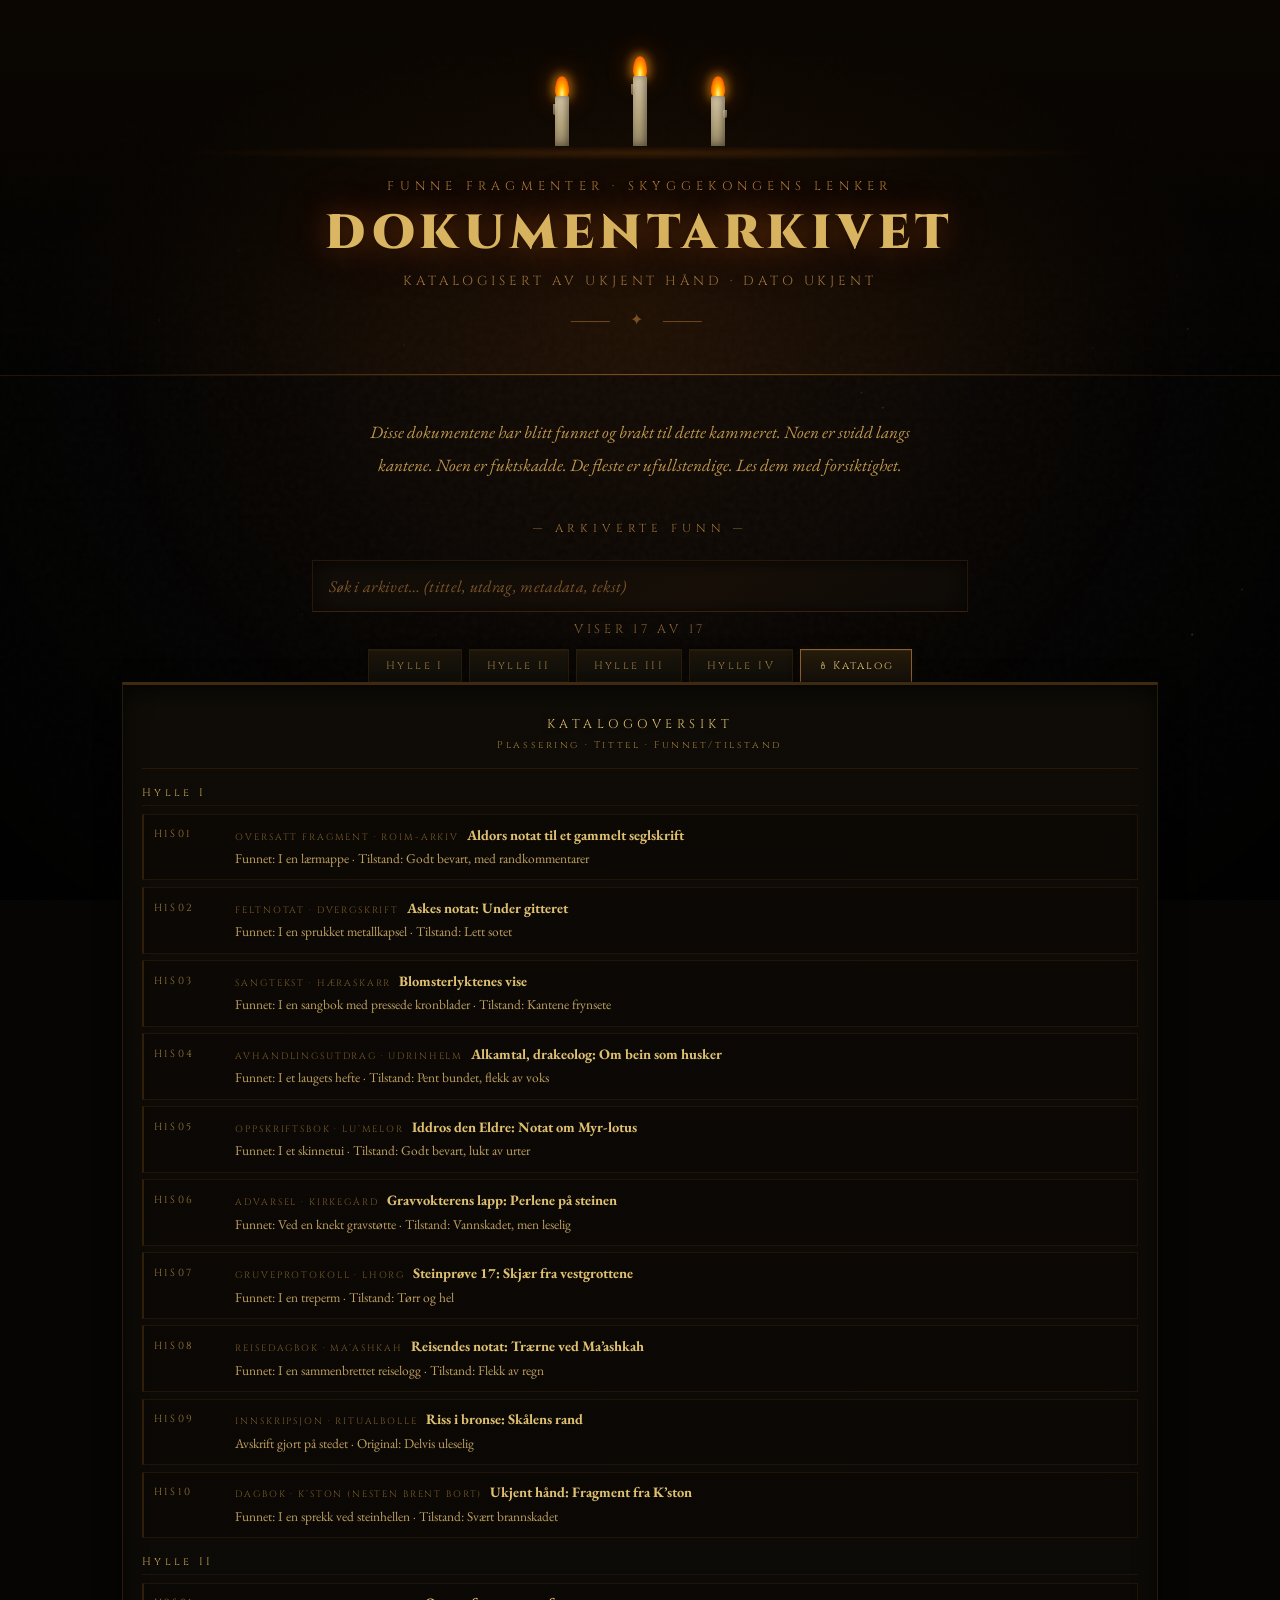
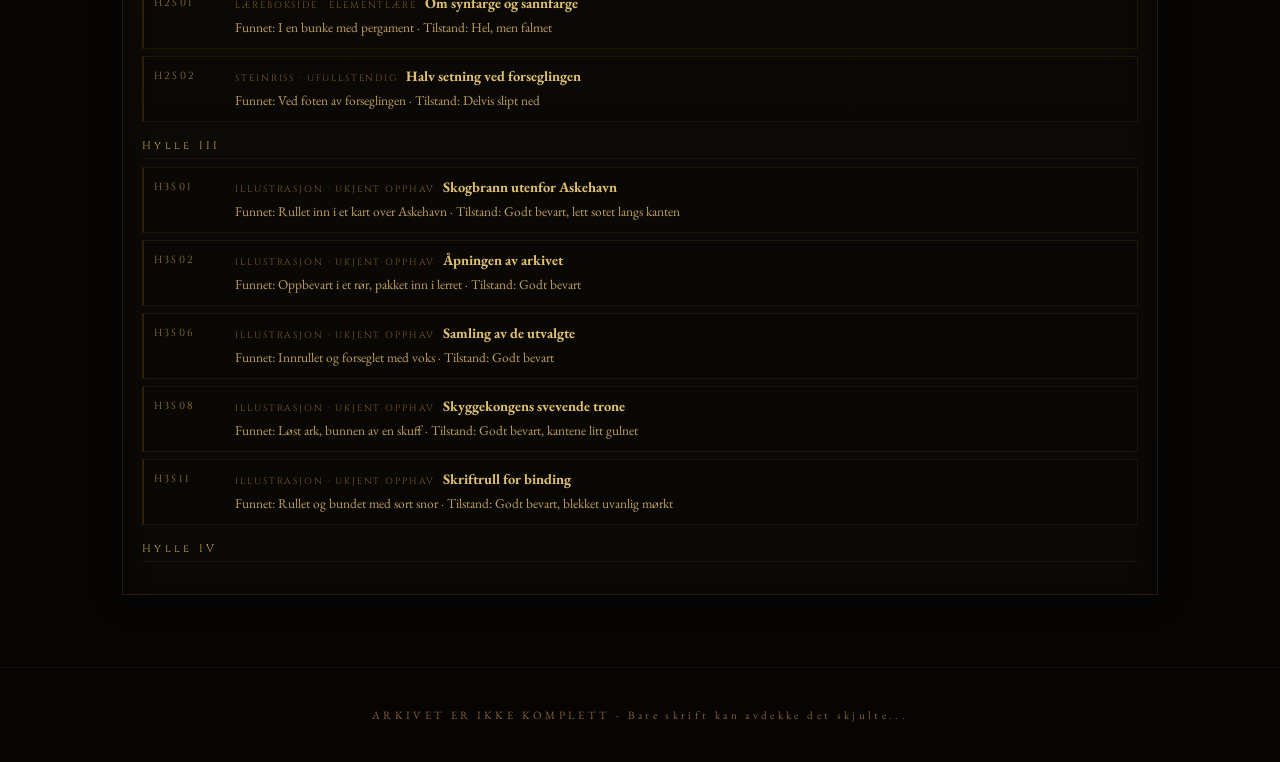
<file: index.html>
<!DOCTYPE html>
<html lang="no">
<head>
    <meta charset="UTF-8">
    <meta name="viewport" content="width=device-width, initial-scale=1.0">
    <title>Dokumentarkivet – Skyggekongens lenker</title>
    <link rel="preconnect" href="https://fonts.googleapis.com">
    <link rel="preconnect" href="https://fonts.gstatic.com" crossorigin>
    <link href="https://fonts.googleapis.com/css2?family=Cinzel:wght@400;600;900&family=EB+Garamond:ital,wght@0,400;0,500;1,400;1,500&family=Caveat:wght@400;500&display=swap" rel="stylesheet">
    <link rel="stylesheet" href="arkiv.css">
    <link rel="icon" href="data:image/svg+xml,<svg xmlns='http://www.w3.org/2000/svg'><text y='32' font-size='32'>🕯️</text></svg>">
</head>
<body>

<div id="candlelight"></div>
<canvas id="dust-canvas"></canvas>

<header>
    <div class="candles">
        <div class="candle">
            <div class="flame"></div>
            <div class="candle-body"></div>
        </div>
        <div class="candle">
            <div class="flame"></div>
            <div class="candle-body"></div>
        </div>
        <div class="candle">
            <div class="flame"></div>
            <div class="candle-body"></div>
        </div>
    </div>

    <p class="title-eyebrow">FUNNE FRAGMENTER · SKYGGEKONGENS LENKER</p>
    <h1 class="title-main">DOKUMENTARKIVET</h1>
    <p class="title-sub">KATALOGISERT AV UKJENT HÅND · DATO UKJENT</p>
    <p class="ornament">⸻ ✦ ⸻</p>
</header>

<p class="intro">
    Disse dokumentene har blitt funnet og brakt til dette kammeret. Noen er svidd langs kantene.
    Noen er fuktskadde. De fleste er ufullstendige.
    Les dem med forsiktighet.
</p>

<p class="archive-label">— ARKIVERTE FUNN —</p>

<div class="search-wrap">
    <input id="search" class="search-input" type="search" placeholder="Søk i arkivet… (tittel, utdrag, metadata, tekst)" autocomplete="off" />
    <div class="search-hint">
        VISER <span class="search-count" id="search-count">0</span> AV <span class="search-count" id="search-total">0</span>
    </div>
</div>

<div class="shelf-nav" id="shelf-nav"></div>
<div class="shelf-panels" id="shelf-panels"></div>

<!-- Modal -->
<div class="modal-overlay" id="modal-overlay">
    <div class="modal" id="modal">
        <button class="modal-close" id="modal-close" aria-label="Lukk">✕</button>
        <span class="modal-doc-badge" id="modal-badge"></span>
        <h2 class="modal-title" id="modal-title"></h2>
        <div class="modal-divider">⸻ ✦ ⸻</div>
        <div class="modal-content" id="modal-content"></div>
    </div>
</div>

<!-- Unlock popup -->
<div class="unlock-overlay" id="unlock-overlay">
    <div class="unlock-popup" id="unlock-popup">
        <div class="unlock-ornament">⸻ ✦ ⸻</div>
        <h2 class="unlock-title">Et skjult fragment trer frem</h2>
        <p class="unlock-msg">
            En skuff har åpnet seg...<br>
            Finn den i arkivet.
        </p>
        <div class="unlock-ornament">⸻ ✦ ⸻</div>
        <button class="unlock-close" id="unlock-close">Lukk</button>
    </div>
</div>

<footer>
    ARKIVET ER IKKE KOMPLETT - Bare skrift kan avdekke det skjulte...
</footer>

<script src="dokumenter.js"></script>
<script src="effekter.js"></script>
<script src="arkiv.js"></script>

</body>
</html>
</file>
<file: arkiv.css>
/* ═══════════════════════════════════════════════════════
   DOKUMENTARKIVET – Skyggekongens Kammer
   arkiv.css – alle stiler
   ═══════════════════════════════════════════════════════ */

* { margin: 0; padding: 0; box-sizing: border-box; }

/* ── Tilpasset scrollbar ── */
::-webkit-scrollbar { width: 7px; }
::-webkit-scrollbar-track { background: #050402; }
::-webkit-scrollbar-thumb { background: #2a1a08; border-radius: 1px; }
::-webkit-scrollbar-thumb:hover { background: #4a3018; }

/* ── Tekstmarkering ── */
::selection { background: rgba(150, 90, 15, 0.32); color: #e8c87a; }

body {
    background-color: #060504;
    color: #c8a96e;
    font-family: 'EB Garamond', Georgia, 'Times New Roman', serif;
    min-height: 100vh;
    overflow-x: hidden;
    font-size: 16px;
}

/* Vignett + kornstøy kombinert */
body::before {
    content: '';
    position: fixed;
    top: 0; left: 0; right: 0; bottom: 0;
    background:
        radial-gradient(ellipse at 50% 40%, transparent 20%, rgba(0,0,0,0.88) 100%),
        url("data:image/svg+xml,%3Csvg viewBox='0 0 200 200' xmlns='http://www.w3.org/2000/svg'%3E%3Cfilter id='n'%3E%3CfeTurbulence type='fractalNoise' baseFrequency='0.75' numOctaves='4' stitchTiles='stitch'/%3E%3C/filter%3E%3Crect width='100%25' height='100%25' filter='url(%23n)' opacity='0.038'/%3E%3C/svg%3E");
    pointer-events: none;
    z-index: 0;
}

/* Steinblokk-mønster på veggen */
body::after {
    content: '';
    position: fixed;
    top: 0; left: 0; right: 0; bottom: 0;
    background-image:
        repeating-linear-gradient(0deg,   transparent, transparent 79px,  rgba(0,0,0,0.08) 80px),
        repeating-linear-gradient(90deg,  transparent, transparent 119px, rgba(0,0,0,0.05) 120px);
    pointer-events: none;
    z-index: 0;
}

/* ═══════════════════════════════════
   INTRO-SKJERM
   ═══════════════════════════════════ */
.intro-overlay {
    position: fixed;
    inset: 0;
    background: #020100;
    z-index: 9999;
    display: flex;
    justify-content: center;
    align-items: center;
    flex-direction: column;
    transition: opacity 1.2s ease;
}

.intro-overlay.fade-out {
    opacity: 0;
    pointer-events: none;
}

.intro-overlay.gone {
    display: none;
}

.intro-inner {
    text-align: center;
    padding: 2rem;
    animation: introFadeIn 2s ease forwards;
    opacity: 0;
}

@keyframes introFadeIn {
    0%   { opacity: 0; transform: translateY(18px); }
    100% { opacity: 1; transform: translateY(0); }
}

.intro-candles-row {
    display: flex;
    justify-content: center;
    gap: 3rem;
    margin-bottom: 2.5rem;
}

.intro-title {
    font-family: 'Cinzel', serif;
    font-size: clamp(1.6rem, 5vw, 2.8rem);
    font-weight: 900;
    color: #e0be68;
    letter-spacing: 0.14em;
    text-shadow:
        0 0 30px rgba(200, 100, 20, 0.5),
        0 0 70px rgba(200, 60, 10, 0.2);
    margin-bottom: 0.5rem;
}

.intro-subtitle {
    font-family: 'Cinzel', serif;
    font-size: 0.78rem;
    color: #a87840;
    letter-spacing: 0.36em;
    margin-bottom: 2rem;
}

.intro-warning {
    font-style: italic;
    color: #b08040;
    font-size: 1rem;
    line-height: 1.9;
    max-width: 360px;
    margin: 0 auto 2.5rem;
}

.intro-enter {
    background: linear-gradient(180deg, #221a0a 0%, #161008 100%);
    border: 1px solid #7a5428;
    color: #c8a060;
    font-family: 'Cinzel', serif;
    font-size: 0.72rem;
    letter-spacing: 0.32em;
    padding: 0.7rem 2.2rem;
    cursor: pointer;
    transition: border-color 0.25s, color 0.25s, box-shadow 0.25s;
    position: relative;
}

.intro-enter:hover {
    border-color: #c8a060;
    color: #e8ca70;
    box-shadow: 0 0 18px rgba(180, 110, 20, 0.18);
}

/* ═══════════════ HEADER ═══════════════ */
header {
    text-align: center;
    padding: 3.5rem 2rem 2.8rem;
    border-bottom: 1px solid #221508;
    position: relative;
    z-index: 1;
    background: linear-gradient(180deg,
        rgba(12, 7, 2, 0.95) 0%,
        rgba(8, 5, 2, 0.7)   55%,
        transparent          100%
    );
}

header::before {
    content: '';
    position: absolute;
    top: 0; left: 0; right: 0; bottom: 0;
    background: radial-gradient(ellipse at 50% 80%, rgba(130, 65, 8, 0.14) 0%, transparent 65%);
    pointer-events: none;
}

header::after {
    content: '';
    position: absolute;
    bottom: 0; left: 8%; right: 8%;
    height: 1px;
    background: linear-gradient(90deg,
        transparent, #4a2e12 25%, #7a4e22 50%, #4a2e12 75%, transparent
    );
}

/* ── Skjermflimring ved opplåsning ── */
#flicker-overlay {
    position: fixed;
    inset: 0;
    pointer-events: none;
    z-index: 9998;
    background: #000;
    animation: screenFlicker 1.1s ease forwards;
}

@keyframes screenFlicker {
    0%   { opacity: 0; }
    8%   { opacity: 0.95; }
    18%  { opacity: 0.2; }
    28%  { opacity: 0.85; }
    42%  { opacity: 0.05; }
    55%  { opacity: 0.6; }
    70%  { opacity: 0; }
    82%  { opacity: 0.15; }
    100% { opacity: 0; }
}

/* ── Flakkende lys-glød (candlelight) ── */
#candlelight {
    position: fixed;
    inset: 0;
    pointer-events: none;
    z-index: 0;
    background: radial-gradient(ellipse at 50% 38%, rgba(160, 70, 8, 0.09) 0%, transparent 60%);
    animation: candleflicker 4s ease-in-out infinite alternate;
}

@keyframes candleflicker {
    0%   { opacity: 0.7;  transform: scale(1)    translateY(0); }
    25%  { opacity: 1;    transform: scale(1.04) translateY(-1%); }
    50%  { opacity: 0.8;  transform: scale(0.98) translateY(1%); }
    75%  { opacity: 1;    transform: scale(1.03) translateY(-0.5%); }
    100% { opacity: 0.75; transform: scale(1)    translateY(0); }
}

/* ── Støvpartikkel-canvas ── */
#dust-canvas {
    position: fixed;
    inset: 0;
    pointer-events: none;
    z-index: 0;
}

/* ── Stearinlys ── */
.candles {
    display: flex;
    justify-content: center;
    align-items: flex-end;
    gap: 4rem;
    margin-bottom: 2rem;
    position: relative;
}

.candles::after {
    content: '';
    position: absolute;
    bottom: -14px;
    left: 50%;
    transform: translateX(-50%);
    width: 75%;
    height: 14px;
    background: radial-gradient(ellipse at center, rgba(190, 95, 10, 0.2) 0%, transparent 72%);
    pointer-events: none;
}

.candle { display: flex; flex-direction: column; align-items: center; }

.flame {
    width: 14px;
    height: 22px;
    background: radial-gradient(ellipse at 50% 80%, #fff7a0 0%, #ffb700 30%, #ff6a00 65%, transparent 100%);
    border-radius: 50% 50% 30% 30%;
    animation: flicker 2s ease-in-out infinite alternate;
    filter: blur(0.5px);
    box-shadow:
        0 0 8px  3px rgba(255, 160, 20, 0.5),
        0 0 22px 7px rgba(220, 100, 10, 0.22);
}

.candle:nth-child(2) .flame { animation-delay: 0.4s; animation-duration: 1.8s; }
.candle:nth-child(3) .flame { animation-delay: 0.8s; animation-duration: 2.3s; }

@keyframes flicker {
    0%   { transform: scaleY(1)    scaleX(1)    rotate(-1deg);  opacity: 0.9;  }
    20%  { transform: scaleY(1.08) scaleX(0.93) rotate(1deg);   opacity: 1;    }
    40%  { transform: scaleY(0.95) scaleX(1.04) rotate(-0.5deg);opacity: 0.88; }
    60%  { transform: scaleY(1.05) scaleX(0.97) rotate(1.5deg); opacity: 0.95; }
    80%  { transform: scaleY(0.98) scaleX(1.02) rotate(-1deg);  opacity: 0.92; }
    100% { transform: scaleY(1.12) scaleX(0.91) rotate(0.5deg); opacity: 1;    }
}

.candle-body {
    width: 14px;
    height: 50px;
    background: linear-gradient(180deg, #d8c8a8 0%, #b8a880 60%, #9a8a68 100%);
    border-radius: 2px 2px 0 0;
    margin-top: -2px;
    box-shadow: inset -3px 0 6px rgba(0,0,0,0.3), inset 0 -4px 8px rgba(0,0,0,0.2);
    position: relative;
}

.candle-body::before {
    content: '';
    position: absolute;
    top: 8px; left: -2px;
    width: 4px; height: 11px;
    background: linear-gradient(180deg, #c8b898 0%, #a89870 100%);
    border-radius: 0 0 3px 3px;
    opacity: 0.65;
}

.candle:nth-child(2) .candle-body { height: 70px; }
.candle:nth-child(3) .candle-body::before { top: 14px; left: 12px; height: 8px; }

.title-eyebrow {
    font-family: 'Cinzel', 'Palatino Linotype', serif;
    font-size: 0.78rem;
    letter-spacing: 0.42em;
    color: #b08040;
    margin-bottom: 0.8rem;
    text-shadow: 0 0 18px rgba(180, 110, 20, 0.2);
}

.title-main {
    font-family: 'Cinzel', 'Palatino Linotype', serif;
    font-size: clamp(1.8rem, 5vw, 3rem);
    font-weight: 900;
    color: #e0be68;
    text-shadow:
        0 0 30px rgba(200, 100, 20, 0.5),
        0 0 70px rgba(200, 60, 10, 0.22),
        0 2px 4px rgba(0, 0, 0, 0.9);
    letter-spacing: 0.12em;
    line-height: 1.1;
}

.title-sub {
    font-family: 'Cinzel', 'Palatino Linotype', serif;
    font-size: 0.82rem;
    color: #a07840;
    letter-spacing: 0.30em;
    margin-top: 0.7rem;
    text-shadow: 0 0 14px rgba(180, 110, 20, 0.14);
}

.ornament {
    color: #7a5028;
    letter-spacing: 0.5em;
    font-size: 1rem;
    margin-top: 1.2rem;
}

/* ═══════════════ INTRO-TEKST ═══════════════ */
.intro,
.page-intro {
    max-width: 640px;
    margin: 2.5rem auto;
    padding: 0 2rem;
    text-align: center;
    font-style: italic;
    color: #c0984e;
    font-size: 1.08rem;
    line-height: 1.9;
    position: relative;
    z-index: 1;
}

/* ═══════════════ ARKIV-LABEL ═══════════════ */
.archive-label {
    text-align: center;
    font-family: 'Cinzel', serif;
    font-size: 0.72rem;
    letter-spacing: 0.42em;
    color: #9a7438;
    margin: 0 auto 1.5rem;
    position: relative;
    z-index: 1;
    text-shadow: 0 0 14px rgba(180, 110, 20, 0.12);
}

/* ═══════════════ FREMGANGSINDIKATOR ═══════════════ */
.progress-wrap {
    max-width: 720px;
    margin: 0 auto 1.2rem;
    padding: 0 2rem;
    position: relative;
    z-index: 1;
}

.progress-bar-track {
    height: 2px;
    background: #1a120a;
    border-radius: 1px;
    overflow: hidden;
    margin-bottom: 0.4rem;
}

.progress-bar-fill {
    height: 100%;
    background: linear-gradient(90deg, #4a2e10, #c8a060);
    border-radius: 1px;
    transition: width 0.6s ease;
    width: 0%;
}

.progress-text {
    text-align: center;
    font-family: 'Cinzel', serif;
    font-size: 0.64rem;
    letter-spacing: 0.28em;
    color: #7a5828;
}

/* ═══════════════ SØK + SØKEHISTORIKK ═══════════════ */
.search-wrap {
    max-width: 720px;
    margin: 0 auto 0.6rem;
    padding: 0 2rem;
    position: relative;
    z-index: 10;
}

.search-input {
    width: 100%;
    background: linear-gradient(145deg, #110d08 0%, #170f08 60%, #0e0b07 100%);
    border: 1px solid #261808;
    border-bottom-color: #3a2010;
    color: #c8a96e;
    padding: 0.9rem 1rem;
    font-family: 'EB Garamond', Georgia, 'Times New Roman', serif;
    font-size: 1.02rem;
    letter-spacing: 0.02em;
    outline: none;
    box-shadow: inset 0 2px 14px rgba(0,0,0,0.55), inset 0 0 30px rgba(0,0,0,0.2);
    transition: border-color 0.2s, box-shadow 0.2s;
}

.search-input:focus {
    border-color: #4a3018;
    box-shadow: inset 0 2px 14px rgba(0,0,0,0.55), 0 0 0 1px rgba(90, 55, 10, 0.22);
}

.search-input::placeholder {
    color: #7a5528;
    font-style: italic;
}

.search-hint {
    margin-top: 0.55rem;
    text-align: center;
    font-size: 0.78rem;
    color: #8a6030;
    letter-spacing: 0.3em;
    font-family: 'Cinzel', serif;
}

.search-count { color: #8a6030; }

/* Søkehistorikk-dropdown */
.search-history {
    display: none;
    position: absolute;
    top: calc(100% + 2px);
    left: 2rem;
    right: 2rem;
    background: linear-gradient(145deg, #110d08 0%, #0e0b07 100%);
    border: 1px solid #3a2010;
    border-top: none;
    z-index: 20;
    box-shadow: 0 8px 24px rgba(0,0,0,0.7);
}

.search-history.visible { display: block; }

.search-history-label {
    font-family: 'Cinzel', serif;
    font-size: 0.6rem;
    letter-spacing: 0.28em;
    color: #7a5428;
    padding: 0.5rem 0.8rem 0.3rem;
    border-bottom: 1px solid #1e1208;
}

.search-history-item {
    display: block;
    width: 100%;
    text-align: left;
    background: none;
    border: none;
    padding: 0.45rem 0.8rem;
    color: #9a7840;
    font-family: 'EB Garamond', serif;
    font-size: 0.92rem;
    cursor: pointer;
    letter-spacing: 0.02em;
    transition: background 0.15s, color 0.15s;
}

.search-history-item:hover {
    background: rgba(80, 50, 10, 0.15);
    color: #c8a060;
}

/* ═══════════════ ARKIV-KONTROLLER ═══════════════ */
.archive-controls {
    max-width: 720px;
    margin: 0 auto 1.8rem;
    padding: 0 2rem;
    display: flex;
    gap: 0.5rem;
    justify-content: center;
    flex-wrap: wrap;
    position: relative;
    z-index: 1;
}

.ctrl-btn {
    background: linear-gradient(180deg, #1a1408 0%, #110d07 100%);
    border: 1px solid #2a1c0a;
    color: #9a7838;
    font-family: 'Cinzel', serif;
    font-size: 0.62rem;
    letter-spacing: 0.2em;
    padding: 0.4rem 0.9rem;
    cursor: pointer;
    transition: border-color 0.2s, color 0.2s, box-shadow 0.2s;
}

.ctrl-btn:hover {
    border-color: #6a4820;
    color: #c8a060;
    box-shadow: 0 0 10px rgba(150, 90, 10, 0.08);
}

.ctrl-btn.active {
    border-color: #9a6830;
    color: #dfc070;
    box-shadow: 0 0 14px rgba(180, 110, 20, 0.14);
}

/* ═══════════════ HYLLE-SYSTEM ═══════════════ */
.shelf-nav {
    max-width: 980px;
    margin: 0.5rem auto 0;
    padding: 0 2rem;
    display: flex;
    gap: 0.45rem;
    justify-content: center;
    flex-wrap: wrap;
    position: relative;
    z-index: 1;
}

.shelf-tab {
    appearance: none;
    background: linear-gradient(180deg, #1c1509 0%, #14110a 50%, #0f0d08 100%);
    border: 1px solid #2a1c0a;
    border-bottom: 2px solid #18120a;
    color: #9a7840;
    font-family: 'Cinzel', serif;
    font-size: 0.68rem;
    letter-spacing: 0.22em;
    padding: 0.55rem 1.05rem 0.45rem;
    cursor: pointer;
    position: relative;
    bottom: -1px;
    transition: color 0.15s, border-color 0.15s, background 0.15s;
    box-shadow: 0 -2px 8px rgba(0,0,0,0.45), inset 0 1px 0 rgba(255,190,70,0.04);
}

.shelf-tab:hover {
    color: #c8a060;
    border-color: #4a3018;
    background: linear-gradient(180deg, #221a0a 0%, #1a1408 50%, #141009 100%);
}

.shelf-tab.active::before {
    content: '🕯';
    margin-right: 0.35em;
    font-size: 0.9em;
    animation: flicker 2s ease-in-out infinite alternate;
}

.shelf-tab.active {
    color: #dfc070;
    border-color: #8a6030;
    border-bottom-color: #0f0d08;
    background: linear-gradient(180deg, #261c0a 0%, #1c1409 50%, #151109 100%);
    box-shadow:
        0 -2px 12px rgba(0,0,0,0.4),
        0 0 10px rgba(140, 90, 10, 0.12),
        inset 0 1px 0 rgba(255,190,70,0.07);
}

/* Låst hylle-fane (Hylle IV) */
.shelf-tab.locked {
    color: #6a3a20;
    border-color: #3a1a08;
}

.shelf-tab.locked:hover {
    color: #9a5030;
    border-color: #6a2a10;
}

.shelf-tab.locked.active {
    color: #c86030;
    border-color: #a04020;
    border-bottom-color: #0f0d08;
    box-shadow:
        0 -2px 12px rgba(0,0,0,0.4),
        0 0 14px rgba(180, 60, 10, 0.14),
        inset 0 1px 0 rgba(255,120,50,0.07);
}

/* Katalog-fane: lettere vekt */
.shelf-tab.catalog-tab {
    font-weight: 400;
    letter-spacing: 0.18em;
}

/* Panel-beholder */
.shelf-panels {
    max-width: 1100px;
    margin: 0 auto 2.5rem;
    padding: 0 2rem 2rem;
    position: relative;
    z-index: 1;
}

.shelf-panel        { display: none; }
.shelf-panel.active { display: block; }

/* ── Skuff-grid ── */
.drawer-grid {
    display: grid;
    grid-template-columns: repeat(6, 1fr);
    gap: 0.65rem;
    padding: 1.1rem;
    background: linear-gradient(180deg, #0f0c07 0%, #0b0906 100%);
    border: 1px solid #2a1e0a;
    border-top: 3px solid #3e2a10;
    box-shadow:
        inset 0 6px 22px rgba(0,0,0,0.65),
        inset 0 -2px 8px rgba(0,0,0,0.4),
        0 6px 20px rgba(0,0,0,0.5);
}

/* Låst hylle: rødere top-border */
.drawer-grid.locked-shelf {
    border-top-color: #6a1a08;
    box-shadow:
        inset 0 6px 22px rgba(0,0,0,0.65),
        inset 0 -2px 8px rgba(0,0,0,0.4),
        0 6px 20px rgba(0,0,0,0.5),
        0 -3px 18px rgba(120, 30, 5, 0.1);
}

/* ── Enkelt skuff-element ── */
.drawer {
    position: relative;
    border: 1px solid #221608;
    border-top: 1px solid #3a2610;
    border-bottom: 2px solid #170f06;
    background: linear-gradient(180deg,
        #1c160d 0%,
        #17120a 14%,
        #1f180e 28%,
        #15110b 42%,
        #1c160d 57%,
        #17120a 71%,
        #1f170d 85%,
        #14100a 100%
    );
    padding: 0.75rem 0.65rem 1.7rem;
    min-height: 86px;
    box-shadow:
        inset 0 2px 7px rgba(0,0,0,0.55),
        inset 0 -1px 3px rgba(0,0,0,0.3),
        0 1px 3px rgba(0,0,0,0.45);
    transition: border-color 0.18s, box-shadow 0.18s, transform 0.12s;
}

.drawer::before {
    content: '';
    position: absolute;
    top: 0; left: 0; right: 0;
    height: 1px;
    background: linear-gradient(90deg,
        transparent,
        rgba(255, 180, 60, 0.07) 30%,
        rgba(255, 180, 60, 0.11) 50%,
        rgba(255, 180, 60, 0.07) 70%,
        transparent
    );
}

/* Skuffdrag (messing-look) */
.drawer::after {
    content: '';
    position: absolute;
    bottom: 7px;
    left: 50%;
    transform: translateX(-50%);
    width: 30%;
    height: 6px;
    background: linear-gradient(180deg, #3e2c14 0%, #2c1e0c 50%, #1e1408 100%);
    border: 1px solid #4e3c1c;
    border-radius: 2px;
    box-shadow:
        0 1px 4px rgba(0,0,0,0.6),
        inset 0 1px 0 rgba(255,200,80,0.07);
}

/* Tom skuff – nedtonet */
.drawer.empty { opacity: 0.45; cursor: default; }

/* Tom skuff tooltip */
.drawer.empty .drawer-tooltip {
    display: none;
    position: absolute;
    bottom: calc(100% + 6px);
    left: 50%;
    transform: translateX(-50%);
    background: #0f0c07;
    border: 1px solid #2a1c0a;
    color: #6a5028;
    font-family: 'EB Garamond', serif;
    font-size: 0.78rem;
    font-style: italic;
    padding: 0.3rem 0.6rem;
    white-space: nowrap;
    z-index: 5;
    pointer-events: none;
    box-shadow: 0 4px 12px rgba(0,0,0,0.6);
}

.drawer.empty:hover .drawer-tooltip {
    display: block;
}

/* Fylt skuff */
.drawer.occupied {
    cursor: pointer;
    border-color: #3a240e;
    border-top-color: #523418;
    background: linear-gradient(180deg,
        #211a0e 0%,
        #1c160c 14%,
        #261e12 28%,
        #1a150c 42%,
        #211a0e 57%,
        #1c160c 71%,
        #241c10 85%,
        #18140b 100%
    );
}

.drawer.occupied::after {
    background: linear-gradient(180deg, #604520 0%, #4e3418 50%, #3c2410 100%);
    border-color: #705030;
    box-shadow: 0 1px 4px rgba(0,0,0,0.6), inset 0 1px 0 rgba(255,200,80,0.12);
}

.drawer.occupied:hover {
    border-color: #906040;
    border-top-color: #b07848;
    transform: translateY(-2px);
    box-shadow:
        inset 0 2px 7px rgba(0,0,0,0.45),
        0 7px 20px rgba(0,0,0,0.72),
        0 0 14px rgba(130, 75, 10, 0.1);
}

.drawer.occupied:hover::after {
    background: linear-gradient(180deg, #806040 0%, #6a4828 50%, #5a3820 100%);
    border-color: #907050;
}

/* Lest-indikator */
.drawer.read-doc .drawer-number::after {
    content: ' ✓';
    color: #6a8040;
    font-size: 0.55rem;
}

/* Favoritt-indikator */
.drawer.favorited-doc .drawer-icon::after {
    content: '★';
    font-size: 0.6rem;
    color: #c8a060;
    position: absolute;
    top: 0.3rem;
    left: 0.4rem;
}

/* Flash-animasjon (søke-treff) */
.drawer.flash {
    animation: flash 1.2s ease-in-out 1;
    border-color: #d4a040 !important;
    border-top-color: #e8c060 !important;
    box-shadow:
        0 0 0 1px rgba(220, 170, 60, 0.32),
        0 0 26px rgba(220, 160, 40, 0.22),
        inset 0 2px 7px rgba(0,0,0,0.45) !important;
}

@keyframes flash {
    0%   { transform: scale(1); }
    40%  { transform: scale(1.025); }
    100% { transform: scale(1); }
}

/* Skuffnummer */
.drawer-number {
    position: absolute;
    top: 0.38rem;
    right: 0.5rem;
    font-family: 'Cinzel', serif;
    font-size: 0.65rem;
    letter-spacing: 0.18em;
    color: #6a4e24;
    font-weight: 600;
}

.drawer.occupied .drawer-number { color: #7a5a28; }

.drawer-icon {
    display: inline-block;
    font-size: 1.15rem;
    margin-bottom: 0.38rem;
    filter: sepia(0.3) saturate(0.75);
    opacity: 0.88;
    position: relative;
}

.drawer-label {
    display: block;
    font-weight: 700;
    font-size: 0.95rem;
    line-height: 1.2;
    color: #ddbf70;
    margin-bottom: 0.35rem;
}

.drawer-loc {
    display: block;
    font-family: 'Cinzel', serif;
    font-size: 0.63rem;
    letter-spacing: 0.22em;
    color: #9a7838;
    opacity: 0.88;
}

/* ═══════════════════════════════════
   KATALOG-PANEL
   ═══════════════════════════════════ */
.catalog-wrap {
    border: 1px solid #2a1a0a;
    border-top: 3px solid #3e2a10;
    background: linear-gradient(180deg, #0f0c07 0%, #0b0906 100%);
    box-shadow:
        inset 0 6px 22px rgba(0,0,0,0.65),
        0 6px 20px rgba(0,0,0,0.5);
    padding: 1.2rem 1.2rem 1.5rem;
}

.catalog-head {
    text-align: center;
    padding: 0.75rem 0.5rem 1rem;
    border-bottom: 1px solid #261808;
    margin-bottom: 1rem;
}

.catalog-title {
    font-family: 'Cinzel', serif;
    letter-spacing: 0.36em;
    font-size: 0.78rem;
    color: #dfc070;
    margin-bottom: 0.35rem;
    text-shadow: 0 0 22px rgba(200, 140, 20, 0.22);
}

.catalog-sub {
    font-family: 'Cinzel', serif;
    letter-spacing: 0.26em;
    font-size: 0.62rem;
    color: #9a7838;
}

/* Type-filter */
.type-filter {
    display: flex;
    flex-wrap: wrap;
    gap: 0.35rem;
    justify-content: center;
    padding: 0.6rem 0 0.8rem;
    border-bottom: 1px solid #1e1408;
    margin-bottom: 0.8rem;
}

.type-btn {
    background: none;
    border: 1px solid #1e1408;
    color: #8a6030;
    font-family: 'Cinzel', serif;
    font-size: 0.6rem;
    letter-spacing: 0.18em;
    padding: 0.22rem 0.6rem;
    cursor: pointer;
    transition: border-color 0.15s, color 0.15s;
}

.type-btn:hover {
    border-color: #4a2e10;
    color: #9a7030;
}

.type-btn.active {
    border-color: #8a6028;
    color: #dfc070;
    background: rgba(80, 50, 10, 0.12);
}

.catalog-shelf-title {
    font-family: 'Cinzel', serif;
    letter-spacing: 0.30em;
    font-size: 0.68rem;
    color: #c0a050;
    margin: 1rem 0 0.5rem;
    padding-bottom: 0.3rem;
    border-bottom: 1px solid #1e1408;
}

.catalog-row {
    display: flex;
    gap: 0.85rem;
    padding: 0.65rem 0.6rem;
    border: 1px solid #1e1408;
    border-left: 2px solid #2e1e0a;
    background: rgba(8, 6, 4, 0.42);
    cursor: pointer;
    margin-bottom: 0.42rem;
    transition: border-color 0.15s, background 0.15s;
}

.catalog-row:hover {
    border-color: #6a4820;
    border-left-color: #a06a30;
    background: rgba(14, 10, 5, 0.62);
}

/* Lest markering i katalog */
.catalog-row.read-doc {
    border-left-color: #3a5018;
}

.catalog-row.read-doc .catalog-doctitle::after {
    content: ' ✓';
    color: #6a8040;
    font-size: 0.7rem;
    font-weight: normal;
    opacity: 0.7;
}

/* Favoritt i katalog */
.catalog-row.favorited-doc {
    border-left-color: #8a6028;
}

.catalog-loc {
    flex: 0 0 auto;
    font-family: 'Cinzel', serif;
    font-size: 0.64rem;
    letter-spacing: 0.22em;
    color: #9a7838;
    padding-top: 0.12rem;
    min-width: 68px;
}

.catalog-main  { flex: 1 1 auto; min-width: 0; }

.catalog-docline {
    display: flex;
    flex-wrap: wrap;
    gap: 0.5rem;
    align-items: baseline;
}

.catalog-badge {
    font-family: 'Cinzel', serif;
    font-size: 0.58rem;
    letter-spacing: 0.2em;
    color: #7a5a28;
}

.catalog-doctitle {
    font-weight: 700;
    color: #dfc070;
    font-size: 0.9rem;
    line-height: 1.3;
}

.catalog-meta {
    margin-top: 0.25rem;
    font-size: 0.84rem;
    color: #c0a060;
    line-height: 1.55;
}

.catalog-empty {
    font-size: 0.84rem;
    color: #9a7438;
    font-style: italic;
    padding: 0.4rem 0.2rem 0.6rem;
}

/* ═══════════════════════════════════
   LEKSIKON-PANEL
   ═══════════════════════════════════ */
.lexicon-wrap {
    border: 1px solid #2a1a0a;
    border-top: 3px solid #3e2a10;
    background: linear-gradient(180deg, #0f0c07 0%, #0b0906 100%);
    box-shadow:
        inset 0 6px 22px rgba(0,0,0,0.65),
        0 6px 20px rgba(0,0,0,0.5);
    padding: 1.2rem 1.2rem 2rem;
}

.lexicon-head {
    text-align: center;
    padding: 0.75rem 0.5rem 1rem;
    border-bottom: 1px solid #261808;
    margin-bottom: 1.2rem;
}

.lexicon-title {
    font-family: 'Cinzel', serif;
    letter-spacing: 0.36em;
    font-size: 0.78rem;
    color: #dfc070;
    margin-bottom: 0.35rem;
    text-shadow: 0 0 22px rgba(200, 140, 20, 0.22);
}

.lexicon-sub {
    font-family: 'Cinzel', serif;
    letter-spacing: 0.26em;
    font-size: 0.62rem;
    color: #9a7838;
}

.lex-columns {
    columns: 2;
    column-gap: 2rem;
}

@media (max-width: 600px) {
    .lex-columns { columns: 1; }
}

.lex-entry {
    break-inside: avoid;
    margin-bottom: 1.1rem;
    padding-bottom: 0.8rem;
    border-bottom: 1px solid #1a1208;
}

.lex-term {
    font-family: 'Cinzel', serif;
    font-size: 0.78rem;
    letter-spacing: 0.12em;
    color: #dfc070;
    margin-bottom: 0.25rem;
}

.lex-def {
    font-size: 0.9rem;
    color: #9a7840;
    line-height: 1.7;
    font-style: italic;
}

.lex-ref {
    font-size: 0.75rem;
    color: #8a6030;
    font-family: 'Cinzel', serif;
    letter-spacing: 0.1em;
    margin-top: 0.2rem;
}

/* ═══════════════════════════════════
   FAVORITTER-PANEL
   ═══════════════════════════════════ */
.favorites-wrap {
    border: 1px solid #2a1a0a;
    border-top: 3px solid #8a6028;
    background: linear-gradient(180deg, #0f0c07 0%, #0b0906 100%);
    box-shadow:
        inset 0 6px 22px rgba(0,0,0,0.65),
        0 6px 20px rgba(0,0,0,0.5);
    padding: 1.2rem 1.2rem 2rem;
}

.favorites-head {
    text-align: center;
    padding: 0.75rem 0.5rem 1rem;
    border-bottom: 1px solid #261808;
    margin-bottom: 1rem;
}

.favorites-title {
    font-family: 'Cinzel', serif;
    letter-spacing: 0.36em;
    font-size: 0.78rem;
    color: #dfc070;
    margin-bottom: 0.35rem;
}

.favorites-empty-msg {
    text-align: center;
    color: #9a7438;
    font-style: italic;
    padding: 2rem 0;
    font-size: 0.95rem;
}

/* ═══════════════ MODAL ═══════════════ */
.modal-overlay {
    display: none;
    position: fixed;
    inset: 0;
    background: rgba(0, 0, 0, 0.92);
    z-index: 200;
    justify-content: center;
    align-items: flex-start;
    padding: 3rem 1.5rem;
    overflow-y: auto;
    backdrop-filter: blur(3px);
}

.modal-overlay.active { display: flex; }

.modal {
    background: linear-gradient(165deg, #1e1508 0%, #160f06 40%, #0f0a04 100%);
    border: 1px solid #5a3c18;
    border-top-color: #7a5428;
    max-width: 700px;
    width: 100%;
    margin: auto;
    padding: 3.5rem 3.5rem 3rem;
    position: relative;
    box-shadow:
        0 0 100px rgba(0, 0, 0, 0.96),
        inset 0 0 60px rgba(0, 0, 0, 0.5),
        0 0 40px rgba(80, 40, 5, 0.14);
    animation: modalIn 0.25s ease;
}

@keyframes modalIn {
    from { opacity: 0; transform: translateY(14px); }
    to   { opacity: 1; transform: translateY(0); }
}

/* Dobbel innramming */
.modal::before {
    content: '';
    position: absolute;
    inset: 10px;
    border: 1px solid #2a1c0a;
    pointer-events: none;
}

/* Varm lysglød øverst i modalen */
.modal::after {
    content: '';
    position: absolute;
    top: 0; left: 0; right: 0;
    height: 55%;
    background: radial-gradient(ellipse at 50% 0%, rgba(110, 55, 6, 0.12) 0%, transparent 70%);
    pointer-events: none;
}

.modal-topbar {
    position: absolute;
    top: 1.2rem;
    right: 1.5rem;
    display: flex;
    gap: 0.6rem;
    align-items: center;
    z-index: 2;
}

.modal-close, .modal-fav {
    background: none;
    border: none;
    color: #7a5530;
    font-size: 1rem;
    cursor: pointer;
    font-family: 'Cinzel', serif;
    transition: color 0.2s;
    line-height: 1;
}

.modal-close:hover { color: #c8a060; }
.modal-fav { font-size: 1.1rem; }
.modal-fav:hover { color: #e8c060; }
.modal-fav.active { color: #dfc070; }

.modal-fav[aria-label]::before {
    content: '☆';
}
.modal-fav.active[aria-label]::before {
    content: '★';
}

.modal-doc-badge {
    display: block;
    text-align: center;
    font-size: 0.65rem;
    letter-spacing: 0.4em;
    color: #8a6030;
    margin-bottom: 1rem;
    position: relative;
    z-index: 1;
}

.modal-title {
    font-family: 'Cinzel', 'Palatino Linotype', serif;
    font-size: 1.2rem;
    color: #e0be68;
    text-align: center;
    margin-bottom: 0.3rem;
    letter-spacing: 0.08em;
    line-height: 1.3;
    text-shadow: 0 0 30px rgba(180, 100, 10, 0.32);
    position: relative;
    z-index: 1;
}

.modal-divider {
    text-align: center;
    color: #7a5530;
    margin: 1rem 0 1.8rem;
    letter-spacing: 0.6em;
    font-size: 0.75rem;
    position: relative;
    z-index: 1;
}

.modal-content {
    font-size: 1.05rem;
    line-height: 1.95;
    color: #c8a870;
    position: relative;
    z-index: 1;
}

.modal-content p              { margin-bottom: 1.1rem; }
.modal-content p:last-child   { margin-bottom: 0; }
.modal-content em             { color: #d4aa50; font-style: italic; }
.modal-content .highlight     { color: #d8b050; font-style: italic; }
.modal-content .scratched     { text-decoration: line-through; opacity: 0.45; }

.modal-content .marginnote {
    font-family: 'Caveat', cursive;
    font-size: 1.05rem;
    color: #9a7840;
    font-style: normal;
    border-left: 2px solid #2e1e0a;
    padding: 0.6rem 0 0.6rem 1.2rem;
    margin: 1.3rem 0;
    line-height: 1.75;
}

.modal-content .inscription {
    text-align: center;
    font-style: italic;
    margin: 1.5rem 0;
    color: #c8984a;
    line-height: 2.2;
    letter-spacing: 0.04em;
    font-size: 1.05rem;
    text-shadow: 0 0 22px rgba(180, 100, 20, 0.16);
}

.modal-content .centered { text-align: center; }

.modal-content .crossref {
    font-family: 'Cinzel', serif;
    font-size: 0.72rem;
    color: #8a6030;
    letter-spacing: 0.15em;
    margin-top: 1rem;
    font-style: normal;
    opacity: 0.8;
}

/* Ornamentert skillelinje i dokumenter */
.modal-content hr {
    border: none;
    margin: 1.5rem auto;
    text-align: center;
    color: #6a4828;
    letter-spacing: 0.5em;
    font-size: 0.75rem;
}

.modal-content hr::after {
    content: '⸻ ✦ ⸻';
}

/* ── Dokumentspesifikk papirstiling ── */

/* Pergament – gulnet, varm */
.paper-parchment .modal-content {
    background: linear-gradient(160deg, rgba(30, 22, 8, 0.35) 0%, rgba(20, 14, 4, 0.2) 100%);
    border: 1px solid #2e1e0a;
    padding: 1.5rem;
    box-shadow: inset 0 0 40px rgba(0,0,0,0.3);
}

.paper-parchment .modal-content p { color: #d4a870; }

/* Brent – mørkere, skjeve kanter */
.paper-burnt .modal-content {
    background: linear-gradient(160deg, rgba(12, 8, 4, 0.6) 0%, rgba(8, 4, 2, 0.4) 100%);
    border: 1px solid #1e1008;
    border-left: 3px solid #3a1808;
    padding: 1.5rem;
    filter: contrast(0.92);
}

.paper-burnt .modal-content p { color: #c09060; }
.paper-burnt .modal-content em { color: #c89050; }

/* Stein – grått, kaldt */
.paper-stone .modal {
    border-color: #3a3020;
    border-top-color: #4a4030;
}

.paper-stone .modal-content .inscription {
    letter-spacing: 0.1em;
    font-size: 1.1rem;
    font-style: normal;
    color: #b8a870;
    text-transform: uppercase;
    font-family: 'Cinzel', serif;
}

/* Brev – litt mer personlig */
.paper-letter .modal-content {
    border-left: 2px solid #2a1a08;
    padding-left: 1.5rem;
}

.paper-letter .modal-content p { font-style: italic; }
.paper-letter .modal-content p:last-child { font-style: normal; font-size: 0.9rem; color: #a07840; }

/* ═══════════════ UNLOCK POPUP ═══════════════ */
.unlock-overlay {
    display: none;
    position: fixed;
    inset: 0;
    background: rgba(0, 0, 0, 0.9);
    z-index: 300;
    justify-content: center;
    align-items: center;
    backdrop-filter: blur(4px);
}

.unlock-overlay.active { display: flex; }

.unlock-popup {
    background: linear-gradient(165deg, #1e1508 0%, #160f06 40%, #0f0a04 100%);
    border: 1px solid #7a5428;
    border-top-color: #a07840;
    max-width: 460px;
    width: 90%;
    padding: 3rem 2.5rem;
    text-align: center;
    position: relative;
    box-shadow:
        0 0 100px rgba(0, 0, 0, 0.98),
        0 0 50px rgba(80, 40, 5, 0.22),
        inset 0 0 50px rgba(0, 0, 0, 0.4);
    animation: modalIn 0.35s ease;
}

.unlock-popup::before {
    content: '';
    position: absolute;
    inset: 10px;
    border: 1px solid #2a1c0a;
    pointer-events: none;
}

.unlock-popup::after {
    content: '';
    position: absolute;
    top: 0; left: 0; right: 0;
    height: 50%;
    background: radial-gradient(ellipse at 50% 0%, rgba(120, 60, 6, 0.14) 0%, transparent 70%);
    pointer-events: none;
}

.unlock-ornament {
    color: #7a5028;
    letter-spacing: 0.5em;
    margin: 0.8rem 0;
    position: relative;
    z-index: 1;
}

.unlock-title {
    font-family: 'Cinzel', serif;
    font-size: 1.1rem;
    color: #e0be68;
    letter-spacing: 0.08em;
    line-height: 1.35;
    margin-bottom: 1rem;
    text-shadow: 0 0 30px rgba(180, 100, 10, 0.45);
    position: relative;
    z-index: 1;
}

.unlock-msg {
    font-size: 1rem;
    color: #c8a870;
    line-height: 1.88;
    margin-bottom: 0.5rem;
    position: relative;
    z-index: 1;
}

.unlock-close {
    margin-top: 1.5rem;
    background: linear-gradient(180deg, #221a0a 0%, #161008 100%);
    border: 1px solid #5a3c18;
    color: #c8a060;
    font-family: 'Cinzel', serif;
    font-size: 0.68rem;
    letter-spacing: 0.22em;
    padding: 0.55rem 1.5rem;
    cursor: pointer;
    transition: border-color 0.2s, color 0.2s;
    position: relative;
    z-index: 1;
}

.unlock-close:hover {
    border-color: #9a6030;
    color: #e0be68;
}

/* ═══════════════════════════════════
   KORT-GRID (reservevisning)
   ═══════════════════════════════════ */
.archive {
    max-width: 1100px;
    margin: 0 auto 4rem;
    padding: 0 2rem;
    display: grid;
    grid-template-columns: repeat(auto-fill, minmax(290px, 1fr));
    gap: 1.8rem;
    position: relative;
    z-index: 1;
}

.doc-card {
    background: linear-gradient(145deg, #131009 0%, #1c1508 60%, #111009 100%);
    border: 1px solid #2a1a0a;
    border-top-color: #321e0c;
    padding: 1.8rem;
    cursor: pointer;
    transition: border-color 0.3s ease, box-shadow 0.3s ease, transform 0.2s ease;
    position: relative;
    overflow: hidden;
    box-shadow: 0 4px 16px rgba(0,0,0,0.6), inset 0 1px 0 rgba(255,200,80,0.025);
}

.doc-card::before, .doc-card::after {
    content: '';
    position: absolute;
    width: 12px; height: 12px;
    border-color: #3a2510;
    border-style: solid;
}
.doc-card::before { top: 8px;    left: 8px;   border-width: 1px 0 0 1px; }
.doc-card::after  { bottom: 8px; right: 8px;  border-width: 0 1px 1px 0; }

.doc-card:hover {
    border-color: #5e3e1a;
    transform: translateY(-3px);
    box-shadow: 0 14px 36px rgba(0,0,0,0.7), 0 0 22px rgba(120, 60, 8, 0.1);
}

.doc-icon {
    font-size: 1.6rem;
    margin-bottom: 0.9rem;
    display: block;
    filter: grayscale(0.25) sepia(0.2);
}

.doc-title {
    font-family: 'Cinzel', 'Palatino Linotype', serif;
    font-size: 0.88rem;
    color: #c8a060;
    margin-bottom: 0.7rem;
    letter-spacing: 0.04em;
    line-height: 1.4;
}

.doc-preview {
    font-size: 0.9rem;
    color: #9a7a45;
    line-height: 1.72;
    font-style: italic;
}

.doc-meta {
    margin-top: 1.2rem;
    padding-top: 0.8rem;
    border-top: 1px solid #1e1408;
    font-size: 0.72rem;
    color: #7a6035;
    letter-spacing: 0.08em;
}

.doc-badge {
    display: inline-block;
    font-size: 0.65rem;
    letter-spacing: 0.15em;
    color: #624020;
    border: 1px solid #2e1e0a;
    padding: 0.15rem 0.4rem;
    margin-bottom: 0.5rem;
}

/* ═══════════════ FOOTER ═══════════════ */
footer {
    text-align: center;
    padding: 2.5rem 2rem;
    color: #8a6030;
    font-size: 0.7rem;
    letter-spacing: 0.3em;
    border-top: 1px solid #140e05;
    position: relative;
    z-index: 1;
}

/* ═══════════════ RESPONSIV ═══════════════ */
@media (max-width: 900px) {
    .drawer-grid { grid-template-columns: repeat(4, 1fr); }
    .lex-columns { columns: 1; }
}

@media (max-width: 600px) {
    .modal  { padding: 2.5rem 1.8rem 2rem; }
    .candles { gap: 2.5rem; }
    .drawer-grid { grid-template-columns: repeat(2, 1fr); }
}

/* ═══════════════ UTSKRIFT ═══════════════ */
@media print {
    .intro-overlay,
    .unlock-overlay,
    .archive-controls,
    .search-wrap,
    .progress-wrap,
    .shelf-nav,
    .shelf-panels,
    footer,
    .candles,
    .modal-topbar { display: none !important; }

    body {
        background: #fff;
        color: #1a1008;
    }

    body::before, body::after { display: none; }

    header {
        background: none;
        border: none;
        padding: 1rem;
    }

    .title-main { color: #1a1008; text-shadow: none; font-size: 1.8rem; }
    .title-eyebrow, .title-sub { color: #5a4020; }
    .ornament { display: none; }
    .page-intro { color: #3a2810; }

    .modal-overlay {
        display: block !important;
        position: static;
        background: none;
        padding: 0;
    }

    .modal {
        background: none;
        border: 1px solid #5a4020;
        box-shadow: none;
        max-width: 100%;
        padding: 1.5rem;
        animation: none;
    }

    .modal::before, .modal::after { display: none; }

    .modal-title { color: #1a1008; text-shadow: none; }
    .modal-doc-badge { color: #5a4020; }
    .modal-divider { color: #5a4020; }
    .modal-content { color: #1a1008; }
    .modal-content em { color: #3a2808; }
    .modal-content .marginnote { border-left-color: #5a4020; color: #3a2808; }
    .modal-content .inscription { color: #3a2808; text-shadow: none; }
}
</file>
